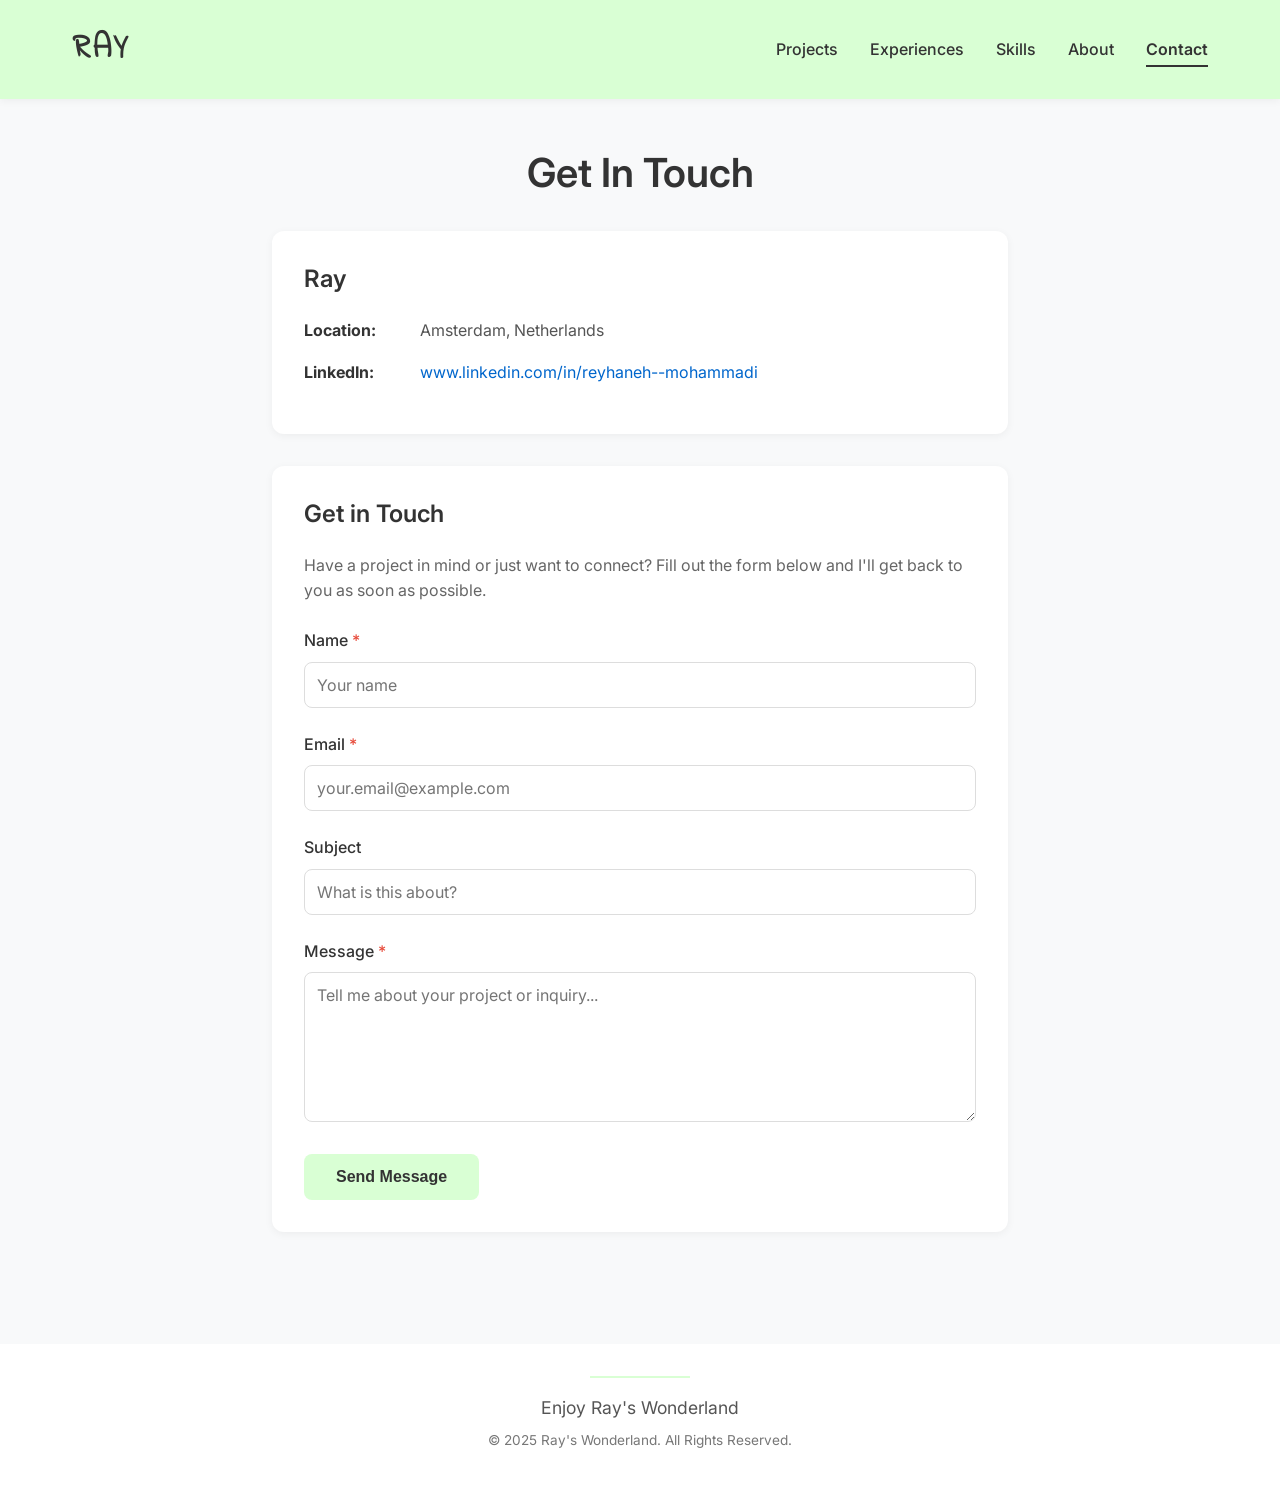
<file: contact.html>
<!DOCTYPE html>
<html lang="en">
<head>
    <meta charset="UTF-8">
    <meta name="viewport" content="width=device-width, initial-scale=1.0">
    <meta name="description" content="Get in touch with Ray for collaboration, project inquiries, or just to say hello.">
    <title>Contact - Ray's Wonderland</title>
    <link rel="preconnect" href="https://fonts.googleapis.com">
    <link rel="preconnect" href="https://fonts.gstatic.com" crossorigin>
    <link href="https://fonts.googleapis.com/css2?family=Indie+Flower&family=Inter:wght@300;400;500;600;700&display=swap" rel="stylesheet">
    <link rel="stylesheet" href="css/style.css">
</head>
<body>
    <!-- Header -->
    <header class="header">
        <div class="container">
            <div class="header-content">
                <a href="index.html" class="logo">RAY</a>
                <nav class="nav">
                    <ul class="nav-list">
                        <li><a href="projects.html">Projects</a></li>
                        <li><a href="experiences.html">Experiences</a></li>
                        <li><a href="skills.html">Skills</a></li>
                        <li><a href="about.html">About</a></li>
                        <li><a href="contact.html" class="active">Contact</a></li>
                    </ul>
                </nav>
                <button class="hamburger" aria-label="Menu">
                    <span></span>
                    <span></span>
                    <span></span>
                </button>
            </div>
        </div>
    </header>

    <!-- Main Content -->
    <main class="main-content contact-page">
        <div class="container">
            <h1 class="page-title">Get In Touch</h1>

            <!-- Contact Information -->
            <div class="contact-info">
                <h2>Ray</h2>
                <div class="contact-item">
                    <strong>Location:</strong>
                    <span>Amsterdam, Netherlands</span>
                </div>
                <div class="contact-item">
                    <strong>LinkedIn:</strong>
                    <a href="https://www.linkedin.com/in/reyhaneh--mohammadi" target="_blank" rel="noopener noreferrer">www.linkedin.com/in/reyhaneh--mohammadi</a>
                </div>
            </div>

            <!-- Contact Form -->
            <div class="contact-form">
                <h2>Get in Touch</h2>
                <p style="color: #666; margin-bottom: 1.5rem;">Have a project in mind or just want to connect? Fill out the form below and I'll get back to you as soon as possible.</p>

                <form>
                    <div class="form-group">
                        <label for="name">Name <span style="color: #e74c3c;">*</span></label>
                        <input type="text" id="name" name="name" required placeholder="Your name">
                    </div>

                    <div class="form-group">
                        <label for="email">Email <span style="color: #e74c3c;">*</span></label>
                        <input type="email" id="email" name="email" required placeholder="your.email@example.com">
                    </div>

                    <div class="form-group">
                        <label for="subject">Subject</label>
                        <input type="text" id="subject" name="subject" placeholder="What is this about?">
                    </div>

                    <div class="form-group">
                        <label for="message">Message <span style="color: #e74c3c;">*</span></label>
                        <textarea id="message" name="message" required placeholder="Tell me about your project or inquiry..."></textarea>
                    </div>

                    <button type="submit" class="submit-btn">Send Message</button>
                </form>
            </div>

        </div>
    </main>

    <!-- Footer -->
    <footer class="footer">
        <div class="container">
            <div class="footer-content">
                <div class="footer-line"></div>
                <p class="footer-text">Enjoy Ray's Wonderland</p>
                <p class="footer-copyright">&copy; 2025 Ray's Wonderland. All Rights Reserved.</p>
            </div>
        </div>
    </footer>

    <script src="js/main.js"></script>
</body>
</html>
</file>
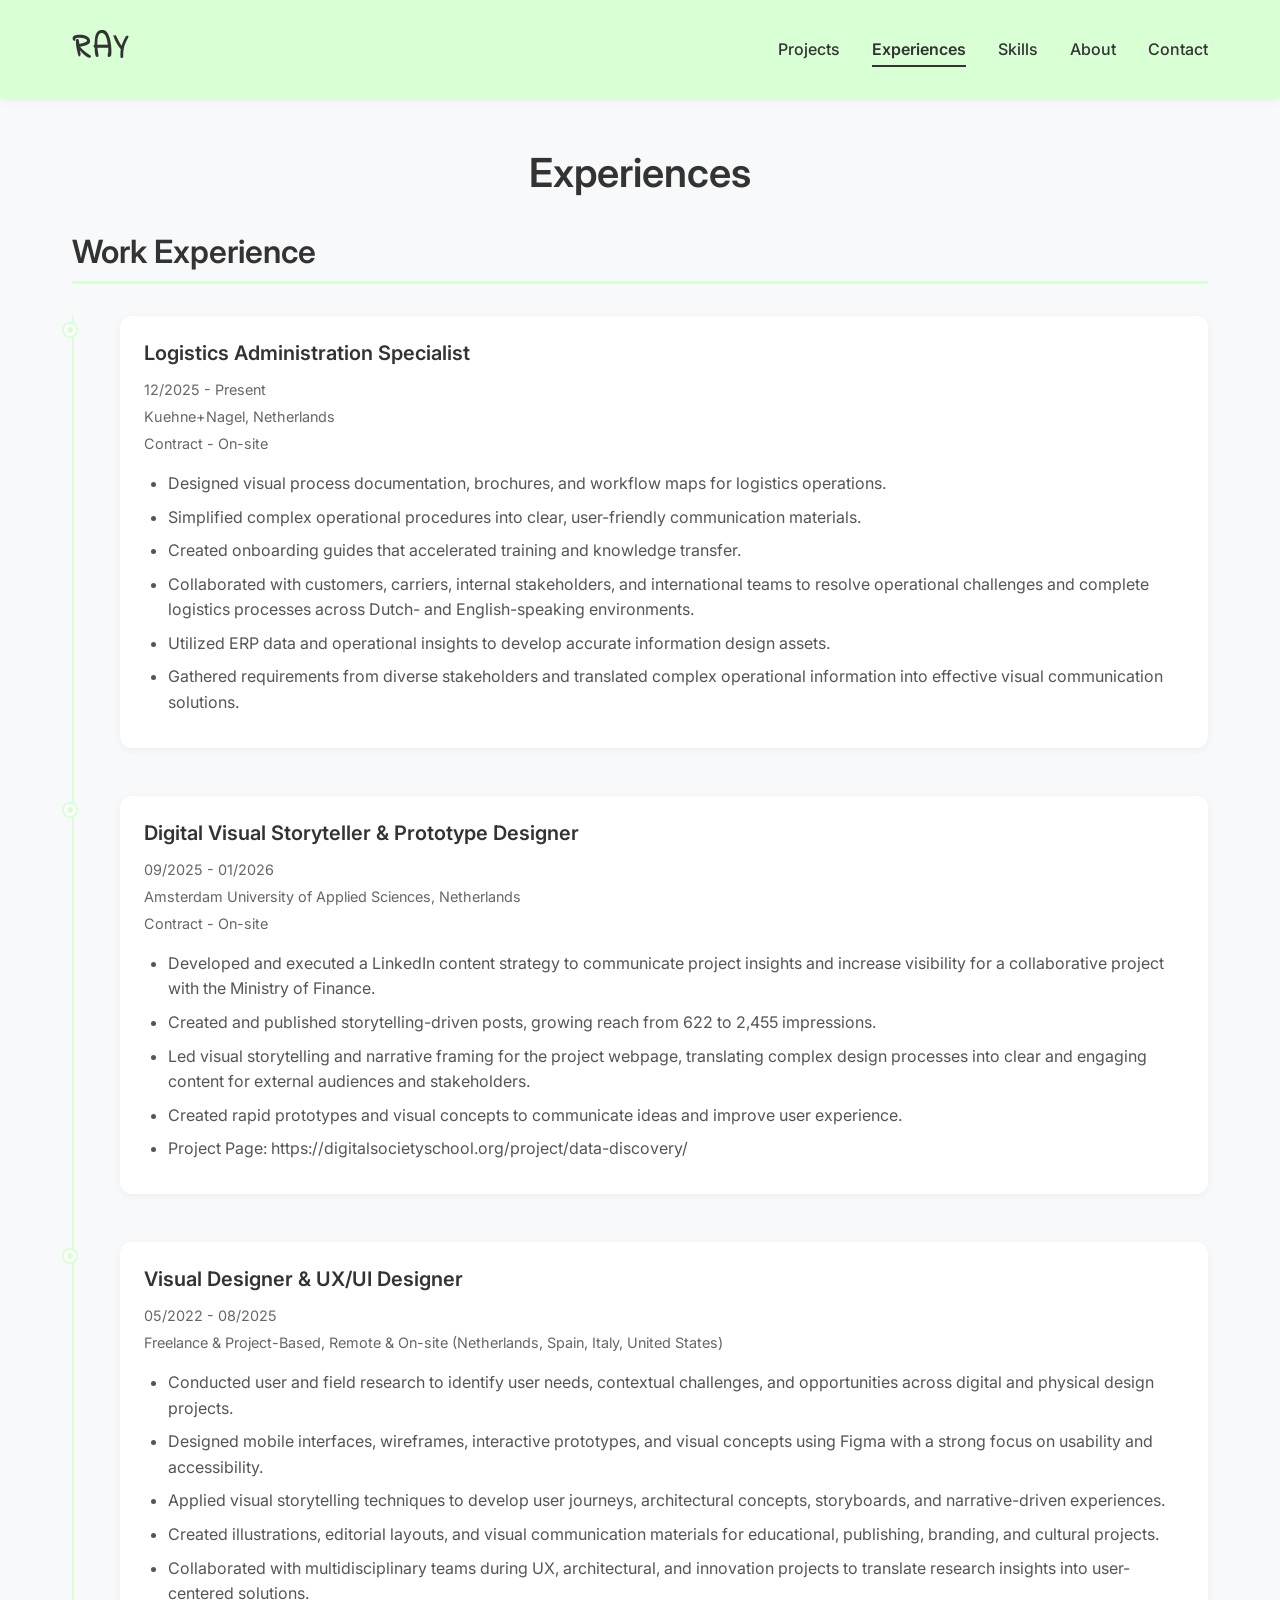
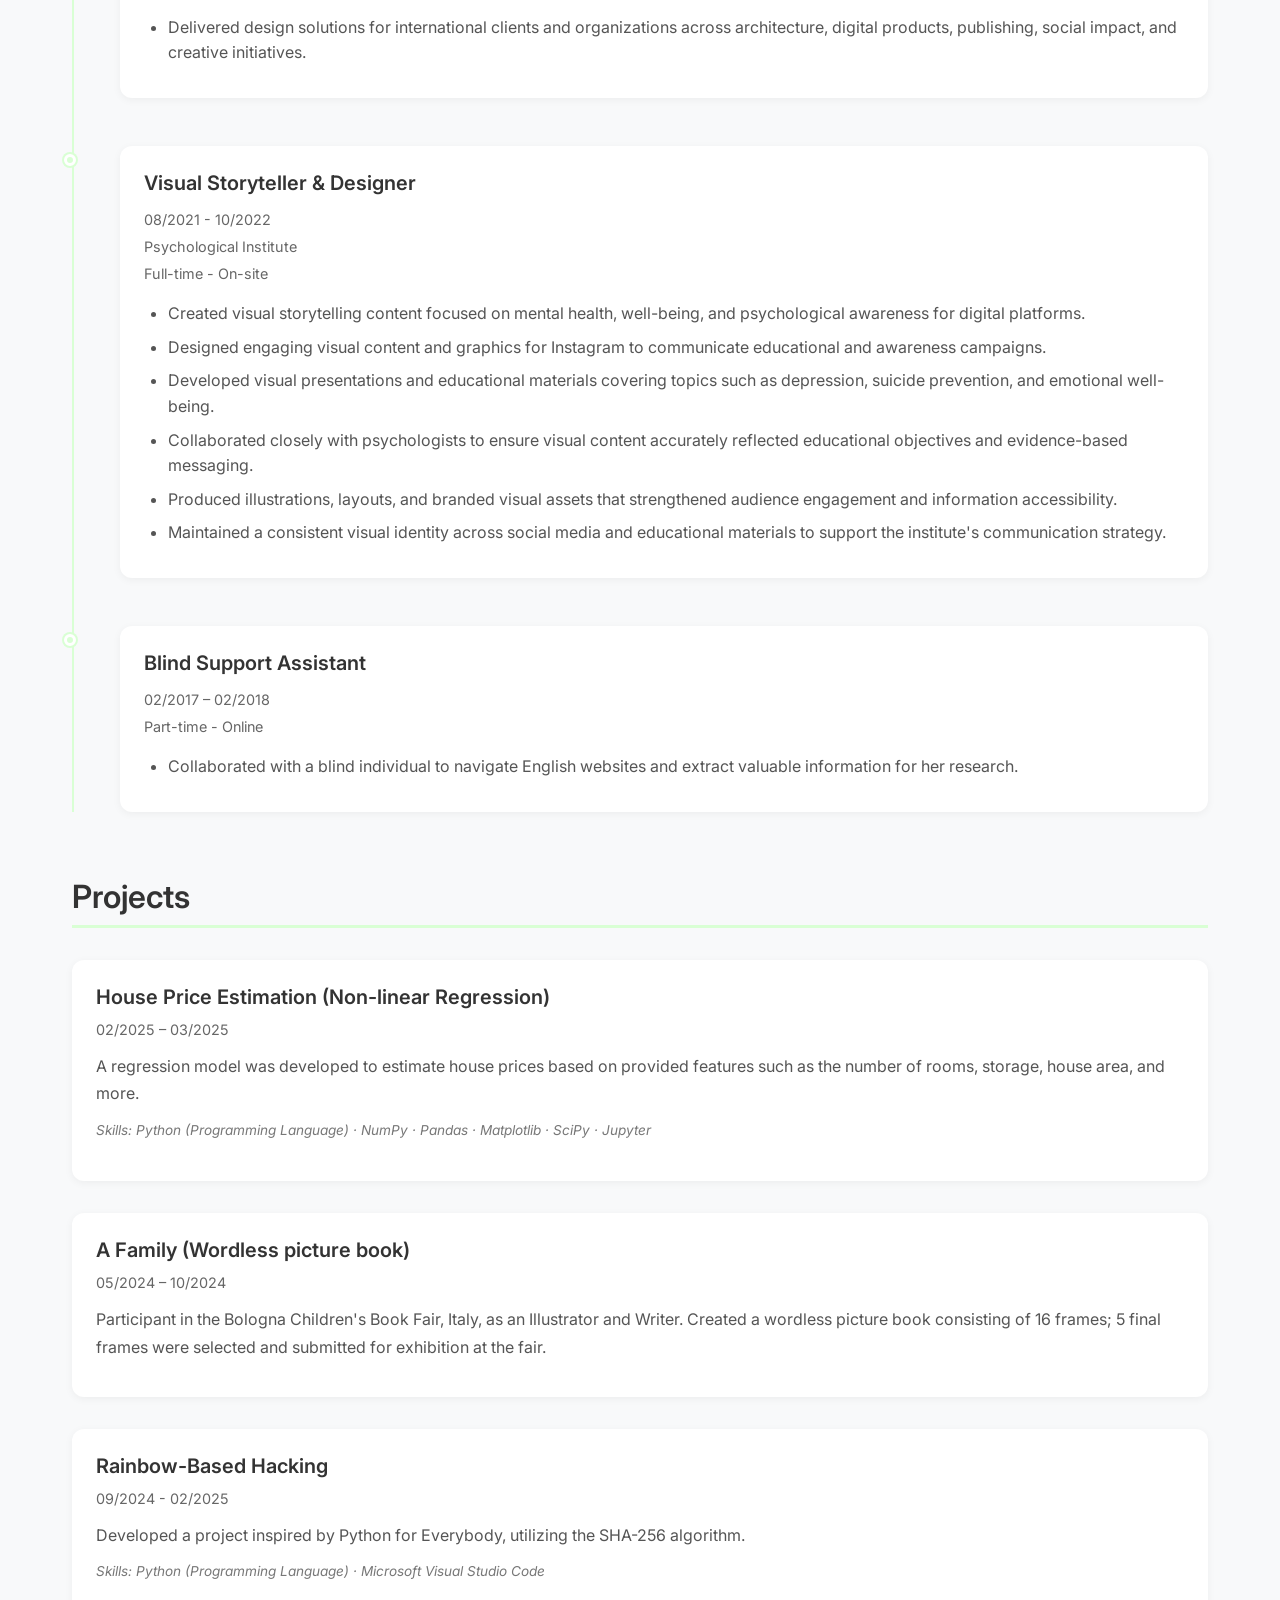
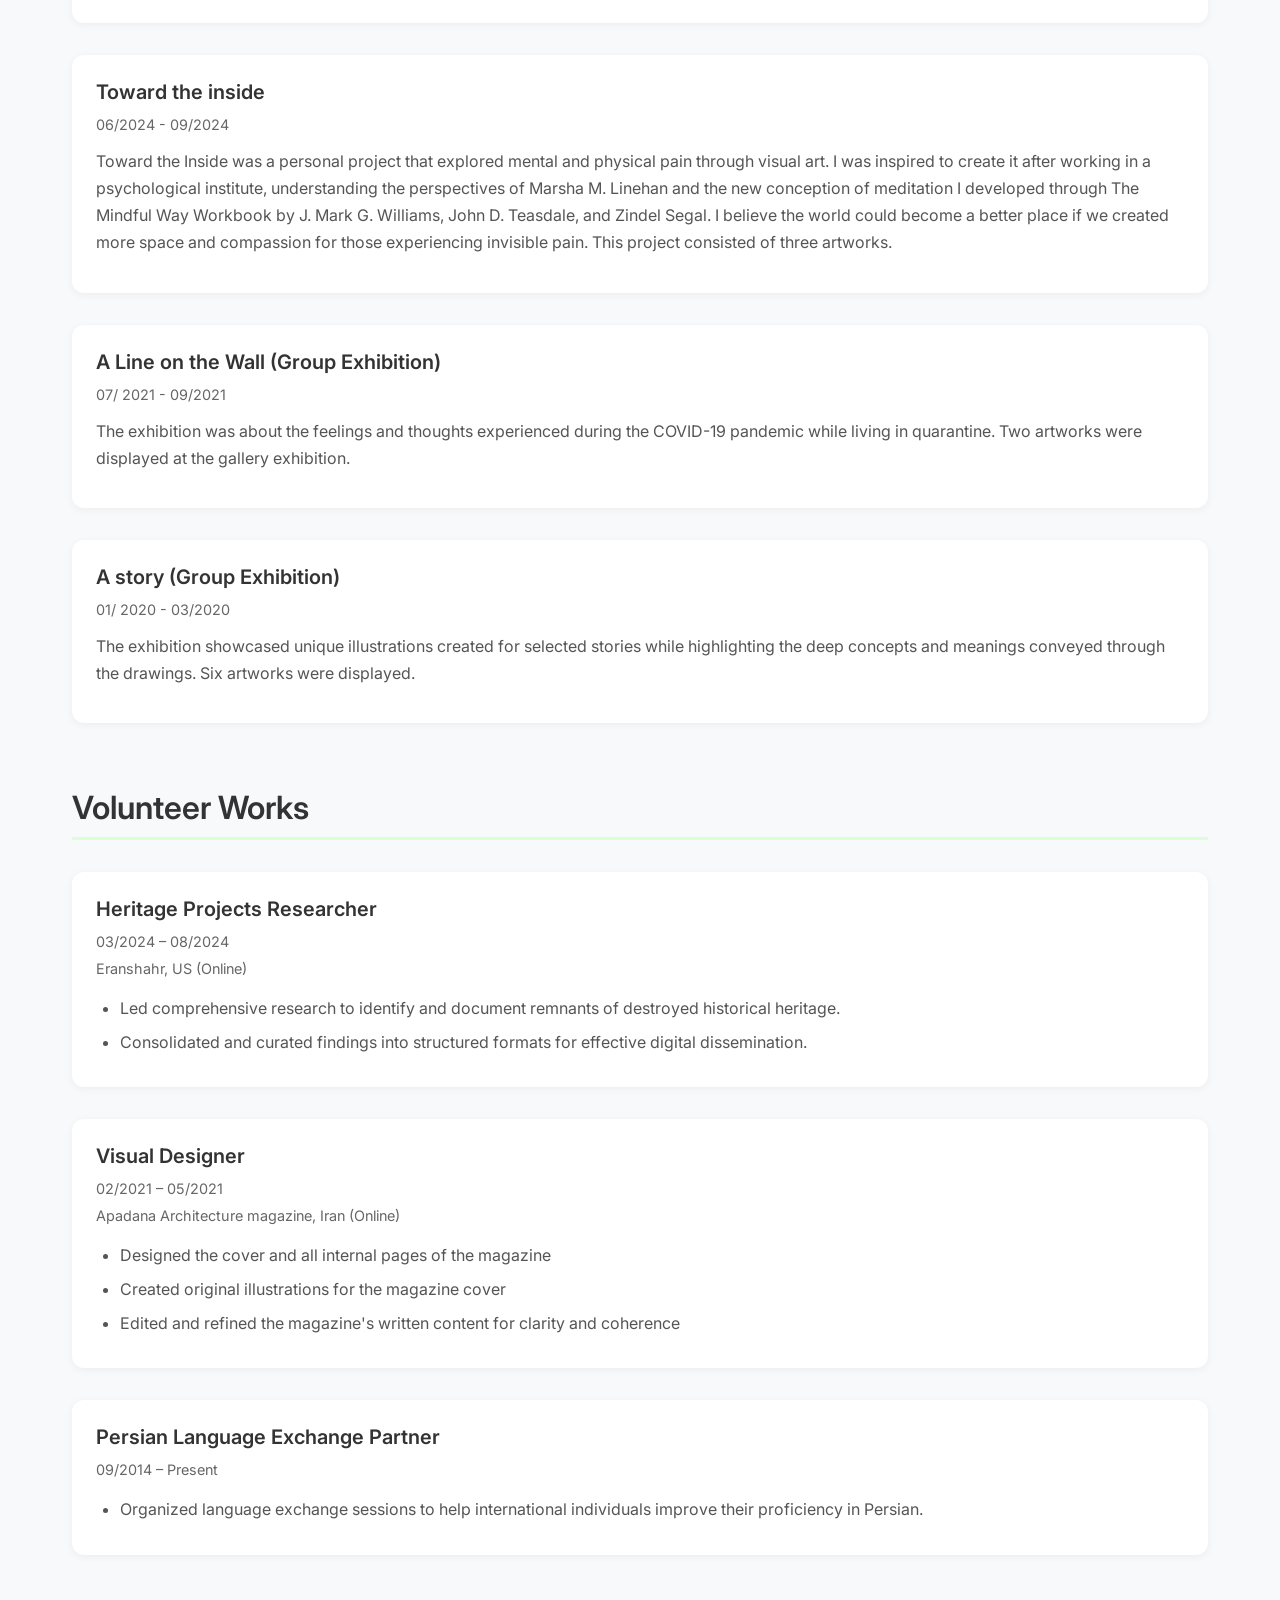
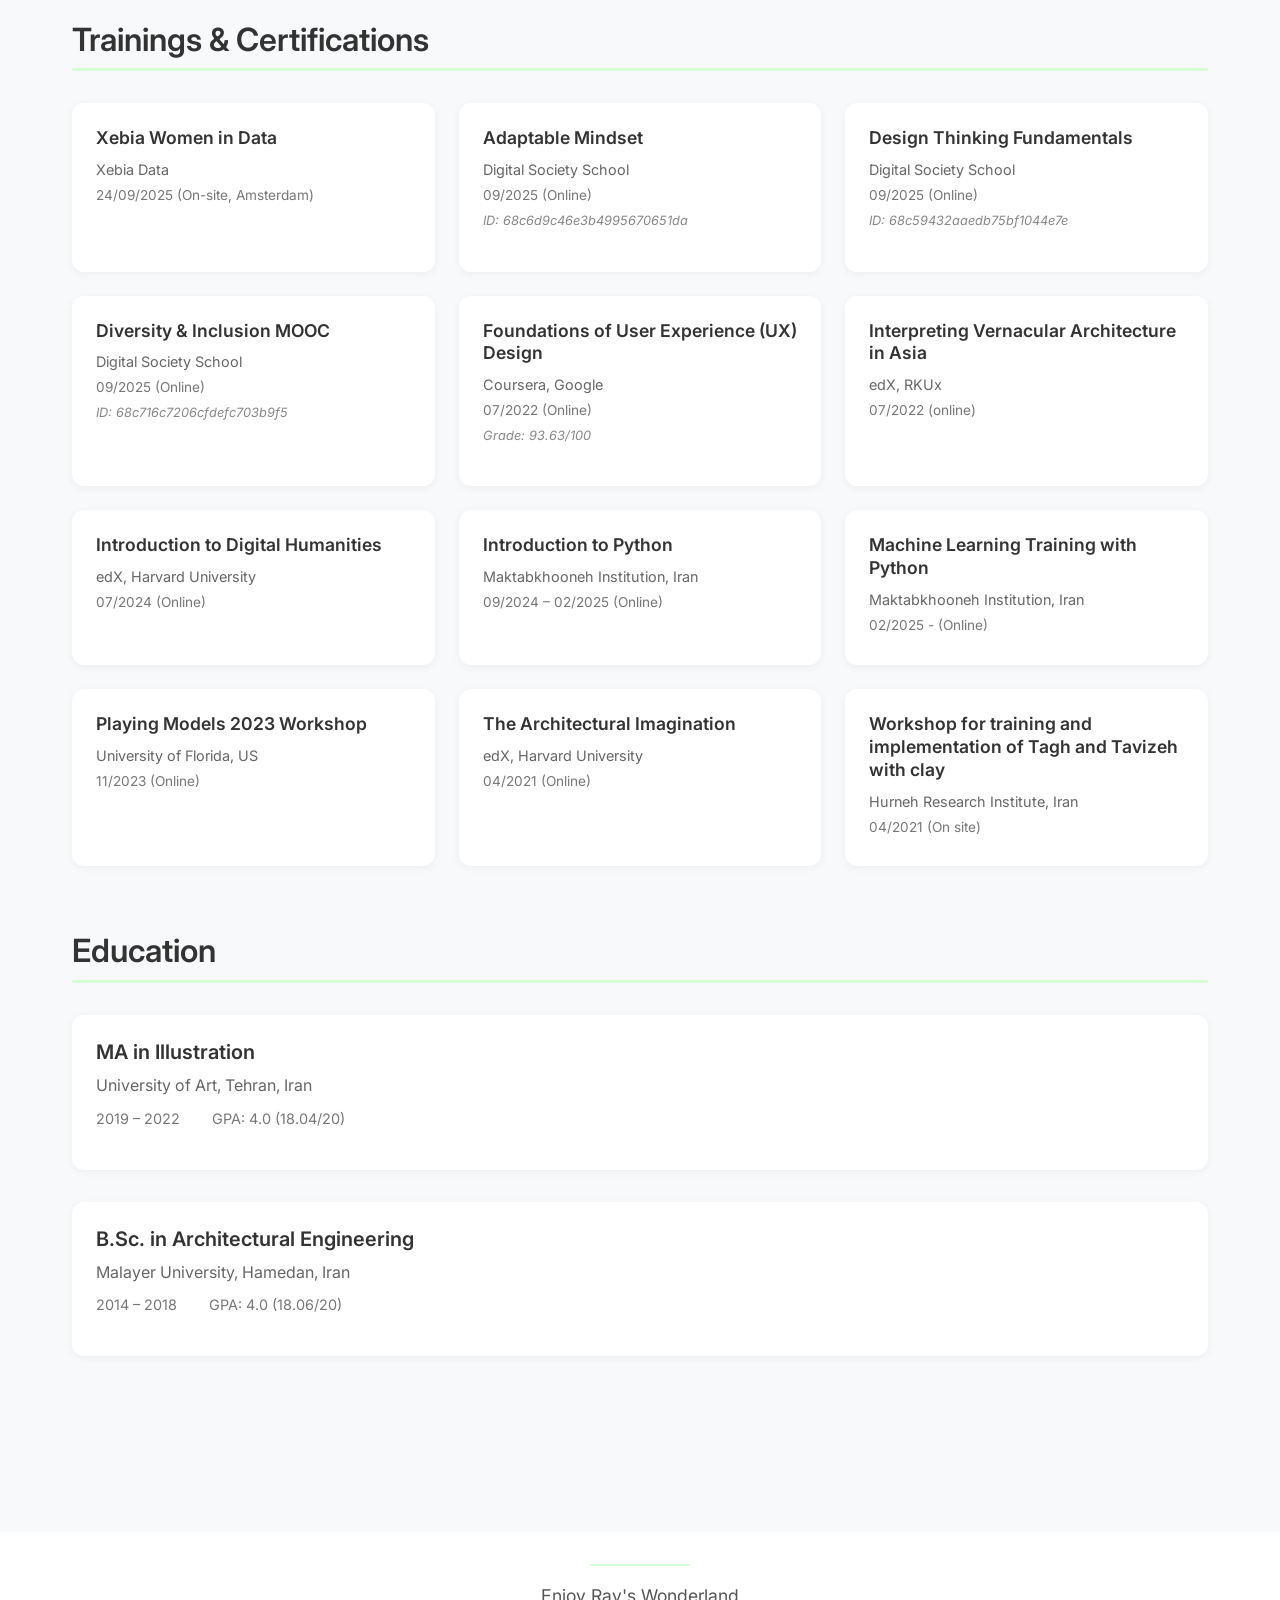
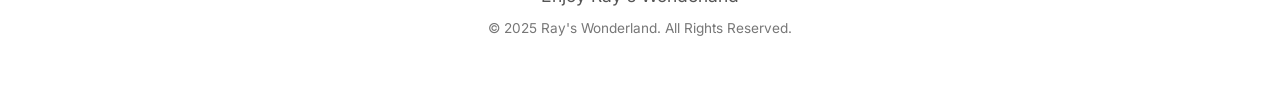
<file: experiences.html>
﻿<!DOCTYPE html>
<html lang="en">
<head>
    <meta charset="UTF-8">
    <meta name="viewport" content="width=device-width, initial-scale=1.0">
    <meta name="description" content="Ray's professional experiences, work history, projects, volunteer work, certifications, and education.">
    <title>Experiences - Ray's Wonderland</title>
    <link rel="preconnect" href="https://fonts.googleapis.com">
    <link rel="preconnect" href="https://fonts.gstatic.com" crossorigin>
    <link href="https://fonts.googleapis.com/css2?family=Indie+Flower&family=Inter:wght@300;400;500;600;700&display=swap" rel="stylesheet">
    <link rel="stylesheet" href="css/style.css">
</head>
<body>
    <!-- Header -->
    <header class="header">
        <div class="container">
            <div class="header-content">
                <a href="index.html" class="logo">RAY</a>
                <nav class="nav">
                    <ul class="nav-list">
                        <li><a href="projects.html">Projects</a></li>
                        <li><a href="experiences.html" class="active">Experiences</a></li>
                        <li><a href="skills.html">Skills</a></li>
                        <li><a href="about.html">About</a></li>
                        <li><a href="contact.html">Contact</a></li>
                    </ul>
                </nav>
                <button class="hamburger" aria-label="Menu">
                    <span></span>
                    <span></span>
                    <span></span>
                </button>
            </div>
        </div>
    </header>

    <!-- Main Content -->
    <main class="main-content experiences-page">
        <div class="container">
            <h1 class="page-title">Experiences</h1>

            <!-- Work Experience Section -->
            <section class="experience-section">
                <h2 class="section-title">Work Experience</h2>

                <div class="timeline">
                    <article class="timeline-item">
                        <div class="timeline-marker"></div>
                        <div class="timeline-content">
                            <h3 class="job-title">Logistics Administration Specialist</h3>
                            <div class="job-meta">
                                <span class="job-period">12/2025 - Present</span>
                                <span class="job-location">Kuehne+Nagel, Netherlands</span>
                                <span class="job-type">Contract - On-site</span>
                            </div>
                            <ul class="job-description">
                                <li>Designed visual process documentation, brochures, and workflow maps for logistics operations.</li>
                                <li>Simplified complex operational procedures into clear, user-friendly communication materials.</li>
                                <li>Created onboarding guides that accelerated training and knowledge transfer.</li>
                                <li>Collaborated with customers, carriers, internal stakeholders, and international teams to resolve operational challenges and complete logistics processes across Dutch- and English-speaking environments.</li>
                                <li>Utilized ERP data and operational insights to develop accurate information design assets.</li>
                                <li>Gathered requirements from diverse stakeholders and translated complex operational information into effective visual communication solutions.</li>
                            </ul>
                        </div>
                    </article>

                    <article class="timeline-item">
                        <div class="timeline-marker"></div>
                        <div class="timeline-content">
                            <h3 class="job-title">Digital Visual Storyteller &amp; Prototype Designer</h3>
                            <div class="job-meta">
                                <span class="job-period">09/2025 - 01/2026</span>
                                <span class="job-location">Amsterdam University of Applied Sciences, Netherlands</span>
                                <span class="job-type">Contract - On-site</span>
                            </div>
                            <ul class="job-description">
                                <li>Developed and executed a LinkedIn content strategy to communicate project insights and increase visibility for a collaborative project with the Ministry of Finance.</li>
                                <li>Created and published storytelling-driven posts, growing reach from 622 to 2,455 impressions.</li>
                                <li>Led visual storytelling and narrative framing for the project webpage, translating complex design processes into clear and engaging content for external audiences and stakeholders.</li>
                                <li>Created rapid prototypes and visual concepts to communicate ideas and improve user experience.</li>
                                <li>Project Page: <a href="https://digitalsocietyschool.org/project/data-discovery/" target="_blank" rel="noopener noreferrer">https://digitalsocietyschool.org/project/data-discovery/</a></li>
                            </ul>
                        </div>
                    </article>

                    <article class="timeline-item">
                        <div class="timeline-marker"></div>
                        <div class="timeline-content">
                            <h3 class="job-title">Visual Designer &amp; UX/UI Designer</h3>
                            <div class="job-meta">
                                <span class="job-period">05/2022 - 08/2025</span>
                                <span class="job-location">Freelance &amp; Project-Based, Remote &amp; On-site (Netherlands, Spain, Italy, United States)</span>
                            </div>
                            <ul class="job-description">
                                <li>Conducted user and field research to identify user needs, contextual challenges, and opportunities across digital and physical design projects.</li>
                                <li>Designed mobile interfaces, wireframes, interactive prototypes, and visual concepts using Figma with a strong focus on usability and accessibility.</li>
                                <li>Applied visual storytelling techniques to develop user journeys, architectural concepts, storyboards, and narrative-driven experiences.</li>
                                <li>Created illustrations, editorial layouts, and visual communication materials for educational, publishing, branding, and cultural projects.</li>
                                <li>Collaborated with multidisciplinary teams during UX, architectural, and innovation projects to translate research insights into user-centered solutions.</li>
                                <li>Delivered design solutions for international clients and organizations across architecture, digital products, publishing, social impact, and creative initiatives.</li>
                            </ul>
                        </div>
                    </article>

                    <article class="timeline-item">
                        <div class="timeline-marker"></div>
                        <div class="timeline-content">
                            <h3 class="job-title">Visual Storyteller &amp; Designer</h3>
                            <div class="job-meta">
                                <span class="job-period">08/2021 - 10/2022</span>
                                <span class="job-location">Psychological Institute</span>
                                <span class="job-type">Full-time - On-site</span>
                            </div>
                            <ul class="job-description">
                                <li>Created visual storytelling content focused on mental health, well-being, and psychological awareness for digital platforms.</li>
                                <li>Designed engaging visual content and graphics for Instagram to communicate educational and awareness campaigns.</li>
                                <li>Developed visual presentations and educational materials covering topics such as depression, suicide prevention, and emotional well-being.</li>
                                <li>Collaborated closely with psychologists to ensure visual content accurately reflected educational objectives and evidence-based messaging.</li>
                                <li>Produced illustrations, layouts, and branded visual assets that strengthened audience engagement and information accessibility.</li>
                                <li>Maintained a consistent visual identity across social media and educational materials to support the institute's communication strategy.</li>
                            </ul>
                        </div>
                    </article>

                    <article class="timeline-item">
                        <div class="timeline-marker"></div>
                        <div class="timeline-content">
                            <h3 class="job-title">Blind Support Assistant</h3>
                            <div class="job-meta">
                                <span class="job-period">02/2017 – 02/2018</span>
                                <span class="job-type">Part-time - Online</span>
                            </div>
                            <ul class="job-description">
                                <li>Collaborated with a blind individual to navigate English websites and extract valuable information for her research.</li>
                            </ul>
                        </div>
                    </article>
                </div>
            </section>

            <!-- Projects Section -->
            <section class="experience-section">
                <h2 class="section-title">Projects</h2>

                <div class="projects-list">
                    <article class="project-item">
                        <h3 class="project-item-title">House Price Estimation (Non-linear Regression)</h3>
                        <span class="project-item-period">02/2025 – 03/2025</span>
                        <p class="project-item-description">A regression model was developed to estimate house prices based on provided features such as the number of rooms, storage, house area, and more.</p>
                        <p class="project-item-skills">Skills: Python (Programming Language) · NumPy · Pandas · Matplotlib · SciPy · Jupyter</p>
                    </article>

                    <article class="project-item">
                        <h3 class="project-item-title">A Family (Wordless picture book)</h3>
                        <span class="project-item-period">05/2024 – 10/2024</span>
                        <p class="project-item-description">Participant in the Bologna Children's Book Fair, Italy, as an Illustrator and Writer. Created a wordless picture book consisting of 16 frames; 5 final frames were selected and submitted for exhibition at the fair.</p>
                    </article>

                    <article class="project-item">
                        <h3 class="project-item-title">Rainbow-Based Hacking</h3>
                        <span class="project-item-period">09/2024 - 02/2025</span>
                        <p class="project-item-description">Developed a project inspired by Python for Everybody, utilizing the SHA-256 algorithm.</p>
                        <p class="project-item-skills">Skills: Python (Programming Language) · Microsoft Visual Studio Code</p>
                    </article>

                    <article class="project-item">
                        <h3 class="project-item-title">Toward the inside</h3>
                        <span class="project-item-period">06/2024 - 09/2024</span>
                        <p class="project-item-description">Toward the Inside was a personal project that explored mental and physical pain through visual art. I was inspired to create it after working in a psychological institute, understanding the perspectives of Marsha M. Linehan and the new conception of meditation I developed through The Mindful Way Workbook by J. Mark G. Williams, John D. Teasdale, and Zindel Segal. I believe the world could become a better place if we created more space and compassion for those experiencing invisible pain. This project consisted of three artworks.</p>
                    </article>

                    <article class="project-item">
                        <h3 class="project-item-title">A Line on the Wall (Group Exhibition)</h3>
                        <span class="project-item-period">07/ 2021 - 09/2021</span>
                        <p class="project-item-description">The exhibition was about the feelings and thoughts experienced during the COVID-19 pandemic while living in quarantine. Two artworks were displayed at the gallery exhibition.</p>
                    </article>

                    <article class="project-item">
                        <h3 class="project-item-title">A story (Group Exhibition)</h3>
                        <span class="project-item-period">01/ 2020 - 03/2020</span>
                        <p class="project-item-description">The exhibition showcased unique illustrations created for selected stories while highlighting the deep concepts and meanings conveyed through the drawings. Six artworks were displayed.</p>
                    </article>
                </div>
            </section>

            <!-- Volunteer Works Section -->
            <section class="experience-section">
                <h2 class="section-title">Volunteer Works</h2>

                <div class="volunteer-list">
                    <article class="volunteer-item">
                        <h3 class="volunteer-title">Heritage Projects Researcher</h3>
                        <div class="volunteer-meta">
                            <span>03/2024 – 08/2024</span>
                            <span>Eranshahr, US (Online)</span>
                        </div>
                        <ul class="volunteer-description">
                            <li>Led comprehensive research to identify and document remnants of destroyed historical heritage.</li>
                            <li>Consolidated and curated findings into structured formats for effective digital dissemination.</li>
                        </ul>
                    </article>

                    <article class="volunteer-item">
                        <h3 class="volunteer-title">Visual Designer</h3>
                        <div class="volunteer-meta">
                            <span>02/2021 – 05/2021</span>
                            <span>Apadana Architecture magazine, Iran (Online)</span>
                        </div>
                        <ul class="volunteer-description">
                            <li>Designed the cover and all internal pages of the magazine</li>
                            <li>Created original illustrations for the magazine cover</li>
                            <li>Edited and refined the magazine's written content for clarity and coherence</li>
                        </ul>
                    </article>

                    <article class="volunteer-item">
                        <h3 class="volunteer-title">Persian Language Exchange Partner</h3>
                        <div class="volunteer-meta">
                            <span>09/2014 – Present</span>
                        </div>
                        <ul class="volunteer-description">
                            <li>Organized language exchange sessions to help international individuals improve their proficiency in Persian.</li>
                        </ul>
                    </article>
                </div>
            </section>

            <!-- Trainings & Certifications Section -->
            <section class="experience-section">
                <h2 class="section-title">Trainings & Certifications</h2>

                <div class="certifications-grid">
                    <article class="certification-item">
                        <h3 class="cert-title">Xebia Women in Data</h3>
                        <p class="cert-issuer">Xebia Data</p>
                        <p class="cert-date">24/09/2025 (On-site, Amsterdam)</p>
                    </article>

                    <article class="certification-item">
                        <h3 class="cert-title">Adaptable Mindset</h3>
                        <p class="cert-issuer">Digital Society School</p>
                        <p class="cert-date">09/2025 (Online)</p>
                        <p class="cert-id">ID: 68c6d9c46e3b4995670651da</p>
                    </article>

                    <article class="certification-item">
                        <h3 class="cert-title">Design Thinking Fundamentals</h3>
                        <p class="cert-issuer">Digital Society School</p>
                        <p class="cert-date">09/2025 (Online)</p>
                        <p class="cert-id">ID: 68c59432aaedb75bf1044e7e</p>
                    </article>

                    <article class="certification-item">
                        <h3 class="cert-title">Diversity & Inclusion MOOC</h3>
                        <p class="cert-issuer">Digital Society School</p>
                        <p class="cert-date">09/2025 (Online)</p>
                        <p class="cert-id">ID: 68c716c7206cfdefc703b9f5</p>
                    </article>

                    <article class="certification-item">
                        <h3 class="cert-title">Foundations of User Experience (UX) Design</h3>
                        <p class="cert-issuer">Coursera, Google</p>
                        <p class="cert-date">07/2022 (Online)</p>
                        <p class="cert-grade">Grade: 93.63/100</p>
                    </article>

                    <article class="certification-item">
                        <h3 class="cert-title">Interpreting Vernacular Architecture in Asia</h3>
                        <p class="cert-issuer">edX, RKUx</p>
                        <p class="cert-date">07/2022 (online)</p>
                    </article>

                    <article class="certification-item">
                        <h3 class="cert-title">Introduction to Digital Humanities</h3>
                        <p class="cert-issuer">edX, Harvard University</p>
                        <p class="cert-date">07/2024 (Online)</p>
                    </article>

                    <article class="certification-item">
                        <h3 class="cert-title">Introduction to Python</h3>
                        <p class="cert-issuer">Maktabkhooneh Institution, Iran</p>
                        <p class="cert-date">09/2024 – 02/2025 (Online)</p>
                    </article>

                    <article class="certification-item">
                        <h3 class="cert-title">Machine Learning Training with Python</h3>
                        <p class="cert-issuer">Maktabkhooneh Institution, Iran</p>
                        <p class="cert-date">02/2025 - (Online)</p>
                    </article>

                    <article class="certification-item">
                        <h3 class="cert-title">Playing Models 2023 Workshop</h3>
                        <p class="cert-issuer">University of Florida, US</p>
                        <p class="cert-date">11/2023 (Online)</p>
                    </article>

                    <article class="certification-item">
                        <h3 class="cert-title">The Architectural Imagination</h3>
                        <p class="cert-issuer">edX, Harvard University</p>
                        <p class="cert-date">04/2021 (Online)</p>
                    </article>

                    <article class="certification-item">
                        <h3 class="cert-title">Workshop for training and implementation of Tagh and Tavizeh with clay</h3>
                        <p class="cert-issuer">Hurneh Research Institute, Iran</p>
                        <p class="cert-date">04/2021 (On site)</p>
                    </article>
                </div>
            </section>

            <!-- Education Section -->
            <section class="experience-section">
                <h2 class="section-title">Education</h2>

                <div class="education-list">
                    <article class="education-item">
                        <h3 class="education-degree">MA in Illustration</h3>
                        <p class="education-school">University of Art, Tehran, Iran</p>
                        <p class="education-meta">
                            <span class="education-year">2019 – 2022</span>
                            <span class="education-gpa">GPA: 4.0 (18.04/20)</span>
                        </p>
                    </article>

                    <article class="education-item">
                        <h3 class="education-degree">B.Sc. in Architectural Engineering</h3>
                        <p class="education-school">Malayer University, Hamedan, Iran</p>
                        <p class="education-meta">
                            <span class="education-year">2014 – 2018</span>
                            <span class="education-gpa">GPA: 4.0 (18.06/20)</span>
                        </p>
                    </article>
                </div>
            </section>
        </div>
    </main>

    <!-- Footer -->
    <footer class="footer">
        <div class="container">
            <div class="footer-content">
                <div class="footer-line"></div>
                <p class="footer-text">Enjoy Ray's Wonderland</p>
                <p class="footer-copyright">&copy; 2025 Ray's Wonderland. All Rights Reserved.</p>
            </div>
        </div>
    </footer>

    <script src="js/main.js"></script>
</body>
</html>
</file>
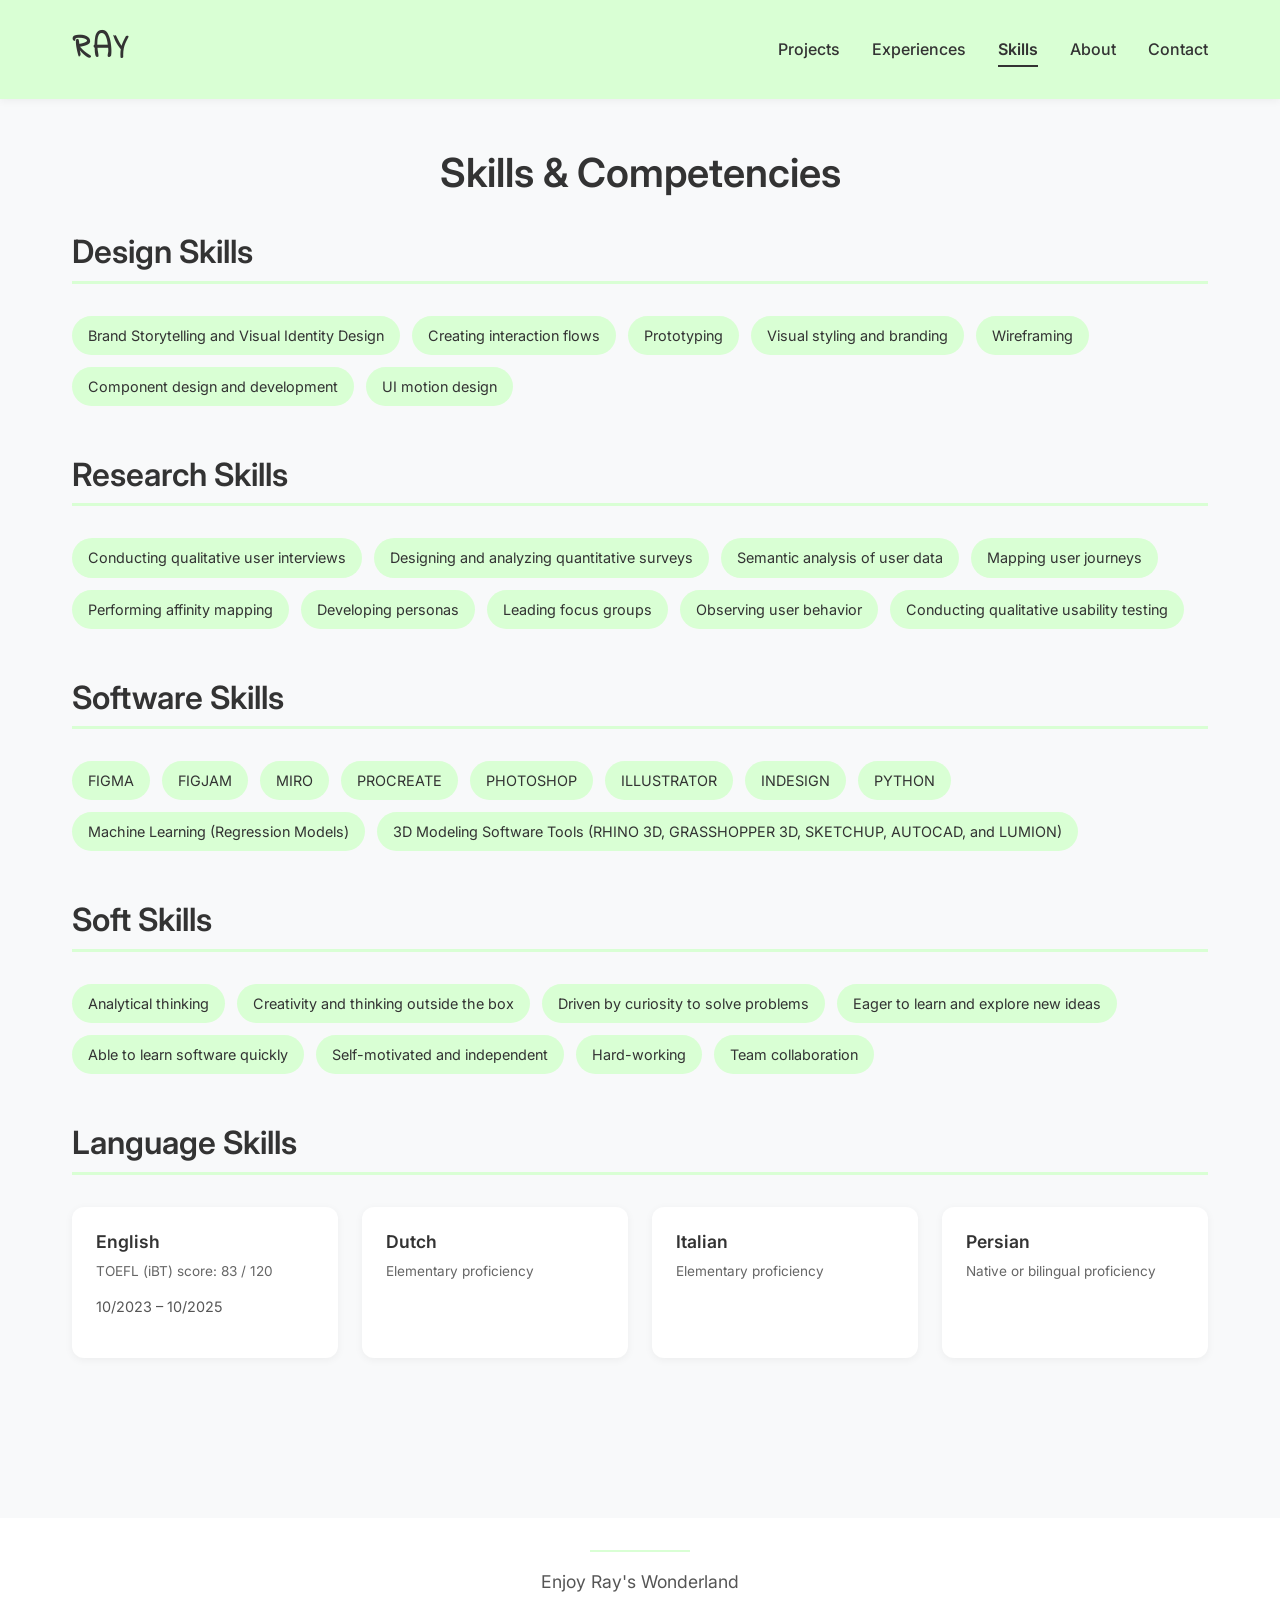
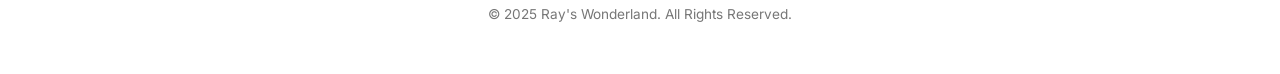
<file: skills.html>
<!DOCTYPE html>
<html lang="en">
<head>
    <meta charset="UTF-8">
    <meta name="viewport" content="width=device-width, initial-scale=1.0">
    <meta name="description" content="Ray's professional skills including design, research, software, and language competencies.">
    <title>Skills - Ray's Wonderland</title>
    <link rel="preconnect" href="https://fonts.googleapis.com">
    <link rel="preconnect" href="https://fonts.gstatic.com" crossorigin>
    <link href="https://fonts.googleapis.com/css2?family=Indie+Flower&family=Inter:wght@300;400;500;600;700&display=swap" rel="stylesheet">
    <link rel="stylesheet" href="css/style.css">
</head>
<body>
    <!-- Header -->
    <header class="header">
        <div class="container">
            <div class="header-content">
                <a href="index.html" class="logo">RAY</a>
                <nav class="nav">
                    <ul class="nav-list">
                        <li><a href="projects.html">Projects</a></li>
                        <li><a href="experiences.html">Experiences</a></li>
                        <li><a href="skills.html" class="active">Skills</a></li>
                        <li><a href="about.html">About</a></li>
                        <li><a href="contact.html">Contact</a></li>
                    </ul>
                </nav>
                <button class="hamburger" aria-label="Menu">
                    <span></span>
                    <span></span>
                    <span></span>
                </button>
            </div>
        </div>
    </header>

    <!-- Main Content -->
    <main class="main-content skills-page">
        <div class="container">
            <h1 class="page-title">Skills & Competencies</h1>

            <!-- Design Skills -->
            <section class="skill-section">
                <h2 class="section-title">Design Skills</h2>
                <ul class="skill-list">
                    <li class="skill-item">Brand Storytelling and Visual Identity Design</li>
                    <li class="skill-item">Creating interaction flows</li>
                    <li class="skill-item">Prototyping</li>
                    <li class="skill-item">Visual styling and branding</li>
                    <li class="skill-item">Wireframing</li>
                    <li class="skill-item">Component design and development</li>
                    <li class="skill-item">UI motion design</li>
                </ul>
            </section>

            <!-- Research Skills -->
            <section class="skill-section">
                <h2 class="section-title">Research Skills</h2>
                <ul class="skill-list">
                    <li class="skill-item">Conducting qualitative user interviews</li>
                    <li class="skill-item">Designing and analyzing quantitative surveys</li>
                    <li class="skill-item">Semantic analysis of user data</li>
                    <li class="skill-item">Mapping user journeys</li>
                    <li class="skill-item">Performing affinity mapping</li>
                    <li class="skill-item">Developing personas</li>
                    <li class="skill-item">Leading focus groups</li>
                    <li class="skill-item">Observing user behavior</li>
                    <li class="skill-item">Conducting qualitative usability testing</li>
                </ul>
            </section>

            <!-- Software Skills -->
            <section class="skill-section">
                <h2 class="section-title">Software Skills</h2>
                <ul class="skill-list">
                    <li class="skill-item">FIGMA</li>
                    <li class="skill-item">FIGJAM</li>
                    <li class="skill-item">MIRO</li>
                    <li class="skill-item">PROCREATE</li>
                    <li class="skill-item">PHOTOSHOP</li>
                    <li class="skill-item">ILLUSTRATOR</li>
                    <li class="skill-item">INDESIGN</li>
                    <li class="skill-item">PYTHON</li>
                    <li class="skill-item">Machine Learning (Regression Models)</li>
                    <li class="skill-item">3D Modeling Software Tools (RHINO 3D, GRASSHOPPER 3D, SKETCHUP, AUTOCAD, and LUMION)</li>
                </ul>
            </section>

            <!-- Soft Skills -->
            <section class="skill-section">
                <h2 class="section-title">Soft Skills</h2>
                <ul class="skill-list">
                    <li class="skill-item">Analytical thinking</li>
                    <li class="skill-item">Creativity and thinking outside the box</li>
                    <li class="skill-item">Driven by curiosity to solve problems</li>
                    <li class="skill-item">Eager to learn and explore new ideas</li>
                    <li class="skill-item">Able to learn software quickly</li>
                    <li class="skill-item">Self-motivated and independent</li>
                    <li class="skill-item">Hard-working</li>
                    <li class="skill-item">Team collaboration</li>
                </ul>
            </section>

            <!-- Language Skills -->
            <section class="skill-section">
                <h2 class="section-title">Language Skills</h2>
                <div class="skills-grid">
                    <div class="skill-card">
                        <h3 class="skill-name">English</h3>
                        <p class="skill-level">TOEFL (iBT) score: 83 / 120</p>
                        <p class="skill-description">10/2023 – 10/2025</p>
                    </div>

                    <div class="skill-card">
                        <h3 class="skill-name">Dutch</h3>
                        <p class="skill-level">Elementary proficiency</p>
                    </div>

                    <div class="skill-card">
                        <h3 class="skill-name">Italian</h3>
                        <p class="skill-level">Elementary proficiency</p>
                    </div>

                    <div class="skill-card">
                        <h3 class="skill-name">Persian</h3>
                        <p class="skill-level">Native or bilingual proficiency</p>
                    </div>
                </div>
            </section>
        </div>
    </main>

    <!-- Footer -->
    <footer class="footer">
        <div class="container">
            <div class="footer-content">
                <div class="footer-line"></div>
                <p class="footer-text">Enjoy Ray's Wonderland</p>
                <p class="footer-copyright">&copy; 2025 Ray's Wonderland. All Rights Reserved.</p>
            </div>
        </div>
    </footer>

    <script src="js/main.js"></script>
</body>
</html>
</file>
<file: css/style.css>
/* ===================================
   Ray's Wonderland - Main Stylesheet
   =================================== */

/* ===================================
   CSS Reset & Base Styles
   =================================== */
* {
    margin: 0;
    padding: 0;
    box-sizing: border-box;
}

html {
    font-size: 16px;
    scroll-behavior: smooth;
}

body {
    font-family: 'Inter', -apple-system, BlinkMacSystemFont, 'Segoe UI', Roboto, Oxygen, Ubuntu, Cantarell, sans-serif;
    background-color: #f8f9fa;
    color: #333;
    line-height: 1.6;
    font-weight: 400;
}

img {
    max-width: 100%;
    height: auto;
    display: block;
}

a {
    text-decoration: none;
    color: inherit;
    transition: opacity 0.3s ease;
}

a:hover {
    opacity: 0.7;
}

ul {
    list-style: none;
}

/* ===================================
   Typography
   =================================== */
h1, h2, h3, h4, h5, h6 {
    font-weight: 600;
    line-height: 1.3;
    margin-bottom: 1rem;
}

h1 {
    font-size: 2.5rem;
}

h2 {
    font-size: 2rem;
}

h3 {
    font-size: 1.5rem;
}

h4 {
    font-size: 1.25rem;
}

p {
    margin-bottom: 1rem;
}

/* ===================================
   Layout
   =================================== */
.container {
    max-width: 1200px;
    margin: 0 auto;
    padding: 0 2rem;
}

/* ===================================
   Header
   =================================== */
.header {
    background-color: #D9FFD4;
    padding: 1.5rem 0;
    position: sticky;
    top: 0;
    z-index: 1000;
    box-shadow: 0 2px 8px rgba(0, 0, 0, 0.05);
}

.header-content {
    display: flex;
    justify-content: space-between;
    align-items: center;
}

.logo {
    font-family: 'Indie Flower', cursive;
    font-size: 2rem;
    font-weight: 700;
    color: #333;
    letter-spacing: 0.05em;
}

.nav-list {
    display: flex;
    gap: 2rem;
    align-items: center;
}

.nav-list a {
    font-weight: 500;
    color: #333;
    position: relative;
    padding: 0.5rem 0;
}

.nav-list a.active::after,
.nav-list a:hover::after {
    content: '';
    position: absolute;
    bottom: 0;
    left: 0;
    right: 0;
    height: 2px;
    background-color: #333;
}

.nav-list a.active {
    font-weight: 600;
}

.hamburger {
    display: none;
    flex-direction: column;
    gap: 5px;
    background: none;
    border: none;
    cursor: pointer;
    padding: 0.5rem;
}

.hamburger span {
    width: 25px;
    height: 3px;
    background-color: #333;
    border-radius: 2px;
    transition: all 0.3s ease;
}

/* ===================================
   Main Content
   =================================== */
.main-content {
    min-height: calc(100vh - 200px);
    padding: 3rem 0;
}

.page-title {
    text-align: center;
    margin-bottom: 2rem;
    color: #333;
}

/* Project Navigation */
.project-nav {
    position: sticky;
    top: 80px;
    display: flex;
    justify-content: center;
    flex-wrap: wrap;
    gap: 0.75rem;
    margin-bottom: 3rem;
    padding: 1rem;
    background-color: #f8f9fa;
    z-index: 100;
    box-shadow: 0 2px 8px rgba(0, 0, 0, 0.05);
    border-radius: 12px;
}

.project-nav .nav-btn {
    padding: 0.625rem 1.5rem;
    background-color: white;
    border: 2px solid #e9ecef;
    border-radius: 25px;
    font-size: 0.95rem;
    font-weight: 500;
    color: #555;
    cursor: pointer;
    transition: all 0.3s ease;
}

.project-nav .nav-btn:hover {
    background-color: #D9FFD4;
    border-color: #D9FFD4;
    color: #333;
    transform: translateY(-2px);
    box-shadow: 0 4px 12px rgba(0, 0, 0, 0.08);
}

.project-nav .nav-btn.active {
    background-color: #D9FFD4;
    border-color: #D9FFD4;
    color: #333;
    font-weight: 600;
}

/* ===================================
   Home Page - Two Column Layout
   =================================== */
.layout-two-column {
    display: grid;
    grid-template-columns: 250px 1fr;
    gap: 3rem;
}

/* Sidebar */
.sidebar {
    position: sticky;
    top: 120px;
    height: fit-content;
}

.profile-section {
    text-align: center;
    margin-bottom: 2rem;
}

.profile-img {
    width: 128px;
    height: 128px;
    border-radius: 16px;
    object-fit: cover;
    margin: 0 auto 1rem;
}

.profile-motto {
    font-size: 0.9rem;
    color: #666;
    font-style: italic;
}

.category-nav {
    margin-top: 2rem;
}

.category-list {
    display: flex;
    flex-direction: column;
    gap: 0.5rem;
}

.category-link {
    padding: 0.75rem 1rem;
    border-radius: 8px;
    transition: all 0.3s ease;
    font-weight: 500;
}

.category-link:hover,
.category-link.active {
    background-color: #e9ecef;
}

.category-link.active {
    font-weight: 600;
}

/* Gallery */
.gallery {
    width: 100%;
}

.gallery-grid {
    display: grid;
    grid-template-columns: repeat(3, 1fr);
    gap: 2rem;
}

.gallery-item {
    position: relative;
    border-radius: 12px;
    overflow: hidden;
    aspect-ratio: 1;
    cursor: pointer;
    transition: transform 0.3s ease;
}

.gallery-item:hover {
    transform: translateY(-5px);
}

.gallery-item img {
    width: 100%;
    height: 100%;
    object-fit: cover;
}

.gallery-overlay {
    position: absolute;
    top: 0;
    left: 0;
    right: 0;
    bottom: 0;
    background-color: rgba(0, 0, 0, 0.75);
    display: flex;
    align-items: center;
    justify-content: center;
    opacity: 0;
    transition: all 0.3s ease;
    padding: 1rem;
    backdrop-filter: blur(2px);
}

.gallery-item:hover .gallery-overlay {
    opacity: 1;
}

.gallery-overlay h3 {
    color: white;
    text-align: center;
    font-size: 1.15rem;
    font-weight: 600;
    margin: 0;
    text-shadow: 0 2px 4px rgba(0, 0, 0, 0.5);
    letter-spacing: 0.5px;
}

/* Hidden class for filtering - works on gallery items and their anchor wrappers */
.gallery-item.hidden,
a.hidden {
    display: none;
}

/* ===================================
   Projects Page
   =================================== */
.projects-page .project-section {
    margin-bottom: 4rem;
}

.section-title {
    font-size: 2rem;
    margin-bottom: 2rem;
    color: #333;
    border-bottom: 3px solid #D9FFD4;
    padding-bottom: 0.5rem;
}

.subsection-title {
    font-size: 1.5rem;
    margin: 2rem 0 1.5rem;
    color: #555;
}

.project {
    margin-bottom: 3rem;
}

.project-title {
    font-size: 1.75rem;
    margin-bottom: 0.5rem;
}

.project-subtitle {
    font-size: 1.25rem;
    color: #555;
    margin-bottom: 0.5rem;
}

.project-meta {
    display: flex;
    gap: 2rem;
    color: #666;
    font-size: 0.9rem;
    margin-bottom: 1rem;
    flex-wrap: wrap;
}

.project-description {
    color: #555;
    line-height: 1.8;
    margin-bottom: 1.5rem;
}

.project-images {
    display: grid;
    grid-template-columns: repeat(auto-fit, minmax(300px, 1fr));
    gap: 1.5rem;
    margin-top: 1.5rem;
}

.project-images img {
    width: 100%;
    border-radius: 12px;
    box-shadow: 0 4px 12px rgba(0, 0, 0, 0.1);
}

.project-subitem {
    margin-bottom: 2.5rem;
}

/* Artwork Grid */
.artwork-grid {
    display: grid;
    grid-template-columns: repeat(auto-fit, minmax(300px, 1fr));
    gap: 2rem;
}

.artwork-item {
    text-align: center;
}

.artwork-item img {
    width: 100%;
    border-radius: 12px;
    margin-bottom: 1rem;
    box-shadow: 0 4px 12px rgba(0, 0, 0, 0.1);
}

.artwork-title {
    font-size: 1.1rem;
    margin-bottom: 0.5rem;
}

.artwork-subtitle {
    font-size: 0.9rem;
    color: #666;
    font-style: italic;
    margin-bottom: 0.5rem;
}

.artwork-meta {
    font-size: 0.85rem;
    color: #777;
    display: flex;
    flex-direction: column;
    gap: 0.25rem;
}

/* Architecture Grid */
.architecture-grid {
    display: grid;
    grid-template-columns: repeat(auto-fit, minmax(300px, 1fr));
    gap: 2rem;
    margin-bottom: 2rem;
}

.architecture-item {
    text-align: center;
}

.architecture-item img {
    width: 100%;
    border-radius: 12px;
    margin-bottom: 1rem;
    box-shadow: 0 4px 12px rgba(0, 0, 0, 0.1);
}

/* Ideas Grid */
.ideas-grid {
    display: grid;
    grid-template-columns: repeat(auto-fit, minmax(250px, 1fr));
    gap: 2rem;
}

.idea-item {
    text-align: center;
}

.idea-item img {
    width: 100%;
    border-radius: 12px;
    margin-bottom: 0.5rem;
    box-shadow: 0 4px 12px rgba(0, 0, 0, 0.1);
}

.idea-item span {
    display: block;
    font-size: 0.9rem;
    color: #666;
}

/* Warm-up Grid */
.warmup-grid {
    display: grid;
    grid-template-columns: repeat(auto-fit, minmax(200px, 1fr));
    gap: 1.5rem;
}

.warmup-grid img {
    width: 100%;
    border-radius: 12px;
    box-shadow: 0 4px 12px rgba(0, 0, 0, 0.1);
}

/* ===================================
   Experiences Page
   =================================== */
.experiences-page .experience-section {
    margin-bottom: 4rem;
}

/* Timeline */
.timeline {
    position: relative;
    padding-left: 3rem;
}

.timeline::before {
    content: '';
    position: absolute;
    left: 0;
    top: 0;
    bottom: 0;
    width: 2px;
    background-color: #D9FFD4;
}

.timeline-item {
    position: relative;
    margin-bottom: 3rem;
}

.timeline-marker {
    position: absolute;
    left: -3.5rem;
    top: 0.5rem;
    width: 12px;
    height: 12px;
    border-radius: 50%;
    background-color: #D9FFD4;
    border: 3px solid #fff;
    box-shadow: 0 0 0 2px #D9FFD4;
}

.timeline-content {
    background-color: white;
    padding: 1.5rem;
    border-radius: 12px;
    box-shadow: 0 2px 8px rgba(0, 0, 0, 0.05);
}

.job-title {
    font-size: 1.25rem;
    margin-bottom: 0.75rem;
    color: #333;
}

.job-meta {
    display: flex;
    flex-direction: column;
    gap: 0.25rem;
    color: #666;
    font-size: 0.9rem;
    margin-bottom: 1rem;
}

.job-description {
    list-style: disc;
    padding-left: 1.5rem;
    color: #555;
}

.job-description li {
    margin-bottom: 0.5rem;
    line-height: 1.6;
}

/* Projects List */
.projects-list {
    display: flex;
    flex-direction: column;
    gap: 2rem;
}

.project-item {
    background-color: white;
    padding: 1.5rem;
    border-radius: 12px;
    box-shadow: 0 2px 8px rgba(0, 0, 0, 0.05);
}

.project-item-title {
    font-size: 1.25rem;
    margin-bottom: 0.5rem;
    color: #333;
}

.project-item-period {
    display: block;
    color: #666;
    font-size: 0.9rem;
    margin-bottom: 0.75rem;
}

.project-item-description {
    color: #555;
    line-height: 1.7;
    margin-bottom: 0.75rem;
}

.project-item-skills {
    font-size: 0.85rem;
    color: #777;
    font-style: italic;
}

/* Volunteer List */
.volunteer-list {
    display: flex;
    flex-direction: column;
    gap: 2rem;
}

.volunteer-item {
    background-color: white;
    padding: 1.5rem;
    border-radius: 12px;
    box-shadow: 0 2px 8px rgba(0, 0, 0, 0.05);
}

.volunteer-title {
    font-size: 1.25rem;
    margin-bottom: 0.5rem;
    color: #333;
}

.volunteer-meta {
    display: flex;
    flex-direction: column;
    gap: 0.25rem;
    color: #666;
    font-size: 0.9rem;
    margin-bottom: 1rem;
}

.volunteer-description {
    list-style: disc;
    padding-left: 1.5rem;
    color: #555;
}

.volunteer-description li {
    margin-bottom: 0.5rem;
    line-height: 1.6;
}

/* Certifications Grid */
.certifications-grid {
    display: grid;
    grid-template-columns: repeat(auto-fill, minmax(280px, 1fr));
    gap: 1.5rem;
}

.certification-item {
    background-color: white;
    padding: 1.5rem;
    border-radius: 12px;
    box-shadow: 0 2px 8px rgba(0, 0, 0, 0.05);
}

.cert-title {
    font-size: 1.1rem;
    margin-bottom: 0.5rem;
    color: #333;
}

.cert-issuer {
    color: #666;
    font-size: 0.9rem;
    margin-bottom: 0.25rem;
}

.cert-date {
    color: #777;
    font-size: 0.85rem;
    margin-bottom: 0.25rem;
}

.cert-id,
.cert-grade {
    color: #888;
    font-size: 0.8rem;
    font-style: italic;
}

/* Education List */
.education-list {
    display: flex;
    flex-direction: column;
    gap: 2rem;
}

.education-item {
    background-color: white;
    padding: 1.5rem;
    border-radius: 12px;
    box-shadow: 0 2px 8px rgba(0, 0, 0, 0.05);
}

.education-degree {
    font-size: 1.25rem;
    margin-bottom: 0.5rem;
    color: #333;
}

.education-school {
    color: #666;
    font-size: 1rem;
    margin-bottom: 0.5rem;
}

.education-meta {
    display: flex;
    gap: 2rem;
    color: #777;
    font-size: 0.9rem;
}

/* ===================================
   Skills Page
   =================================== */
.skills-page .skill-section {
    margin-bottom: 3rem;
}

.skills-grid {
    display: grid;
    grid-template-columns: repeat(auto-fit, minmax(250px, 1fr));
    gap: 1.5rem;
}

.skill-card {
    background-color: white;
    padding: 1.5rem;
    border-radius: 12px;
    box-shadow: 0 2px 8px rgba(0, 0, 0, 0.05);
    transition: transform 0.3s ease, box-shadow 0.3s ease;
}

.skill-card:hover {
    transform: translateY(-3px);
    box-shadow: 0 4px 16px rgba(0, 0, 0, 0.1);
}

.skill-name {
    font-size: 1.1rem;
    font-weight: 600;
    color: #333;
    margin-bottom: 0.5rem;
}

.skill-level {
    font-size: 0.85rem;
    color: #666;
    margin-bottom: 0.75rem;
}

.skill-description {
    font-size: 0.9rem;
    color: #555;
    line-height: 1.6;
}

.skill-list {
    list-style: none;
    display: flex;
    flex-wrap: wrap;
    gap: 0.75rem;
}

.skill-item {
    background-color: #D9FFD4;
    padding: 0.5rem 1rem;
    border-radius: 20px;
    font-size: 0.9rem;
    color: #333;
}

/* ===================================
   About Page
   =================================== */
.about-page {
    max-width: 900px;
    margin: 0 auto;
}

.about-header {
    text-align: center;
    margin-bottom: 3rem;
}

.about-profile-img {
    width: 200px;
    height: 200px;
    border-radius: 50%;
    object-fit: cover;
    margin: 0 auto 1.5rem;
}

.about-content {
    background-color: white;
    padding: 2.5rem;
    border-radius: 12px;
    box-shadow: 0 2px 12px rgba(0, 0, 0, 0.05);
}

.about-section {
    margin-bottom: 2.5rem;
}

.about-section:last-child {
    margin-bottom: 0;
}

.about-section h2 {
    font-size: 1.5rem;
    margin-bottom: 1rem;
    color: #333;
}

.about-section p {
    color: #555;
    line-height: 1.8;
    margin-bottom: 1rem;
}

.interests-list {
    display: flex;
    flex-wrap: wrap;
    gap: 0.75rem;
    margin-top: 1rem;
}

.interest-tag {
    background-color: #D9FFD4;
    padding: 0.5rem 1.25rem;
    border-radius: 20px;
    font-size: 0.9rem;
    color: #333;
}

/* ===================================
   Contact Page
   =================================== */
.contact-page {
    max-width: 800px;
    margin: 0 auto;
}

.contact-info {
    background-color: white;
    padding: 2rem;
    border-radius: 12px;
    box-shadow: 0 2px 8px rgba(0, 0, 0, 0.05);
    margin-bottom: 2rem;
}

.contact-info h2 {
    font-size: 1.5rem;
    margin-bottom: 1.5rem;
    color: #333;
}

.contact-item {
    display: flex;
    align-items: center;
    gap: 1rem;
    margin-bottom: 1rem;
    color: #555;
}

.contact-item strong {
    min-width: 100px;
    color: #333;
}

.contact-item a {
    color: #0066cc;
}

.contact-item a:hover {
    text-decoration: underline;
}

.contact-form {
    background-color: white;
    padding: 2rem;
    border-radius: 12px;
    box-shadow: 0 2px 8px rgba(0, 0, 0, 0.05);
}

.contact-form h2 {
    font-size: 1.5rem;
    margin-bottom: 1.5rem;
    color: #333;
}

.form-group {
    margin-bottom: 1.5rem;
}

.form-group label {
    display: block;
    margin-bottom: 0.5rem;
    color: #333;
    font-weight: 500;
}

.form-group input,
.form-group textarea {
    width: 100%;
    padding: 0.75rem;
    border: 1px solid #ddd;
    border-radius: 8px;
    font-family: inherit;
    font-size: 1rem;
    transition: border-color 0.3s ease;
}

.form-group input:focus,
.form-group textarea:focus {
    outline: none;
    border-color: #D9FFD4;
    box-shadow: 0 0 0 3px rgba(217, 255, 212, 0.2);
}

.form-group textarea {
    resize: vertical;
    min-height: 150px;
}

.submit-btn {
    background-color: #D9FFD4;
    color: #333;
    padding: 0.875rem 2rem;
    border: none;
    border-radius: 8px;
    font-size: 1rem;
    font-weight: 600;
    cursor: pointer;
    transition: all 0.3s ease;
}

.submit-btn:hover {
    background-color: #c5f0bf;
    transform: translateY(-2px);
    box-shadow: 0 4px 12px rgba(0, 0, 0, 0.1);
}

.submit-btn:active {
    transform: translateY(0);
}

/* ===================================
   Footer
   =================================== */
.footer {
    background-color: white;
    padding: 2rem 0;
    margin-top: 4rem;
}

.footer-content {
    text-align: center;
}

.footer-line {
    width: 100px;
    height: 2px;
    background-color: #D9FFD4;
    margin: 0 auto 1rem;
}

.footer-text {
    font-size: 1.1rem;
    color: #555;
    margin-bottom: 0.5rem;
}

.footer-copyright {
    font-size: 0.85rem;
    color: #777;
}

/* ===================================
   Responsive Design
   =================================== */

/* Tablet */
@media (max-width: 992px) {
    .layout-two-column {
        grid-template-columns: 200px 1fr;
        gap: 2rem;
    }

    .gallery-grid {
        grid-template-columns: repeat(2, 1fr);
        gap: 1.5rem;
    }

    .nav-list {
        gap: 1.5rem;
    }
}

/* Mobile */
@media (max-width: 768px) {
    .container {
        padding: 0 1rem;
    }

    h1 {
        font-size: 2rem;
    }

    h2 {
        font-size: 1.5rem;
    }

    .layout-two-column {
        grid-template-columns: 1fr;
        gap: 2rem;
    }

    .sidebar {
        position: static;
        display: flex;
        flex-direction: column;
        align-items: center;
    }

    .category-nav {
        width: 100%;
        max-width: 400px;
    }

    .gallery-grid {
        grid-template-columns: 1fr;
        gap: 1.5rem;
    }

    .nav {
        position: fixed;
        top: 0;
        right: -100%;
        width: 70%;
        height: 100vh;
        background-color: #D9FFD4;
        transition: right 0.3s ease;
        padding-top: 5rem;
        z-index: 999;
    }

    .nav.active {
        right: 0;
    }

    .nav-list {
        flex-direction: column;
        gap: 0;
    }

    .nav-list li {
        width: 100%;
        border-bottom: 1px solid rgba(0, 0, 0, 0.1);
    }

    .nav-list a {
        display: block;
        padding: 1rem 2rem;
    }

    .hamburger {
        display: flex;
        z-index: 1000;
    }

    .hamburger.active span:nth-child(1) {
        transform: rotate(45deg) translate(8px, 8px);
    }

    .hamburger.active span:nth-child(2) {
        opacity: 0;
    }

    .hamburger.active span:nth-child(3) {
        transform: rotate(-45deg) translate(7px, -7px);
    }

    .timeline {
        padding-left: 2rem;
    }

    .timeline-marker {
        left: -2.4rem;
    }

    .project-meta {
        flex-direction: column;
        gap: 0.5rem;
    }

    .education-meta {
        flex-direction: column;
        gap: 0.5rem;
    }

    .project-images {
        grid-template-columns: 1fr;
    }

    .about-content {
        padding: 1.5rem;
    }

    .project-nav {
        top: 70px;
        padding: 0.75rem;
        gap: 0.5rem;
    }

    .project-nav .nav-btn {
        padding: 0.5rem 1rem;
        font-size: 0.85rem;
    }
}

/* Small Mobile */
@media (max-width: 480px) {
    .logo {
        font-size: 1.5rem;
    }

    .profile-img {
        width: 100px;
        height: 100px;
    }

    .skills-grid,
    .certifications-grid,
    .artwork-grid,
    .architecture-grid,
    .ideas-grid {
        grid-template-columns: 1fr;
    }

    .contact-form,
    .contact-info {
        padding: 1.5rem;
    }
}

/* ===================================
   Image Lightbox
   =================================== */
.lightbox {
    display: none;
    position: fixed;
    top: 0;
    left: 0;
    width: 100%;
    height: 100%;
    background-color: rgba(0, 0, 0, 0.95);
    z-index: 10000;
    cursor: pointer;
    animation: lightboxFadeIn 0.3s ease;
}

.lightbox.active {
    display: flex;
    align-items: center;
    justify-content: center;
    padding: 2rem;
}

.lightbox-content {
    max-width: 90%;
    max-height: 90vh;
    object-fit: contain;
    border-radius: 8px;
    box-shadow: 0 8px 32px rgba(0, 0, 0, 0.3);
    animation: lightboxImageIn 0.3s ease;
}

.lightbox-close {
    position: absolute;
    top: 2rem;
    right: 2rem;
    font-size: 3rem;
    color: white;
    background: none;
    border: none;
    cursor: pointer;
    width: 50px;
    height: 50px;
    display: flex;
    align-items: center;
    justify-content: center;
    transition: transform 0.2s ease;
    z-index: 10001;
}

.lightbox-close:hover {
    transform: scale(1.1);
}

.lightbox-prev,
.lightbox-next {
    position: absolute;
    top: 50%;
    transform: translateY(-50%);
    font-size: 3rem;
    color: white;
    background: rgba(255, 255, 255, 0.1);
    border: none;
    cursor: pointer;
    width: 60px;
    height: 60px;
    display: flex;
    align-items: center;
    justify-content: center;
    border-radius: 50%;
    transition: all 0.2s ease;
    z-index: 10001;
}

.lightbox-prev:hover,
.lightbox-next:hover {
    background: rgba(255, 255, 255, 0.2);
    transform: translateY(-50%) scale(1.1);
}

.lightbox-prev {
    left: 2rem;
}

.lightbox-next {
    right: 2rem;
}

/* Make images clickable in specific sections */
.project-images img,
.artwork-item img,
.architecture-item img {
    cursor: pointer;
    transition: transform 0.3s ease, box-shadow 0.3s ease;
}

.project-images img:hover,
.artwork-item img:hover,
.architecture-item img:hover {
    transform: scale(1.02);
    box-shadow: 0 8px 24px rgba(0, 0, 0, 0.15);
}

@keyframes lightboxFadeIn {
    from {
        opacity: 0;
    }
    to {
        opacity: 1;
    }
}

@keyframes lightboxImageIn {
    from {
        opacity: 0;
        transform: scale(0.9);
    }
    to {
        opacity: 1;
        transform: scale(1);
    }
}

@media (max-width: 768px) {
    .lightbox-close {
        top: 1rem;
        right: 1rem;
        font-size: 2.5rem;
        width: 40px;
        height: 40px;
    }

    .lightbox-prev,
    .lightbox-next {
        width: 50px;
        height: 50px;
        font-size: 2rem;
    }

    .lightbox-prev {
        left: 1rem;
    }

    .lightbox-next {
        right: 1rem;
    }

    .lightbox.active {
        padding: 1rem;
    }
}
</file>
